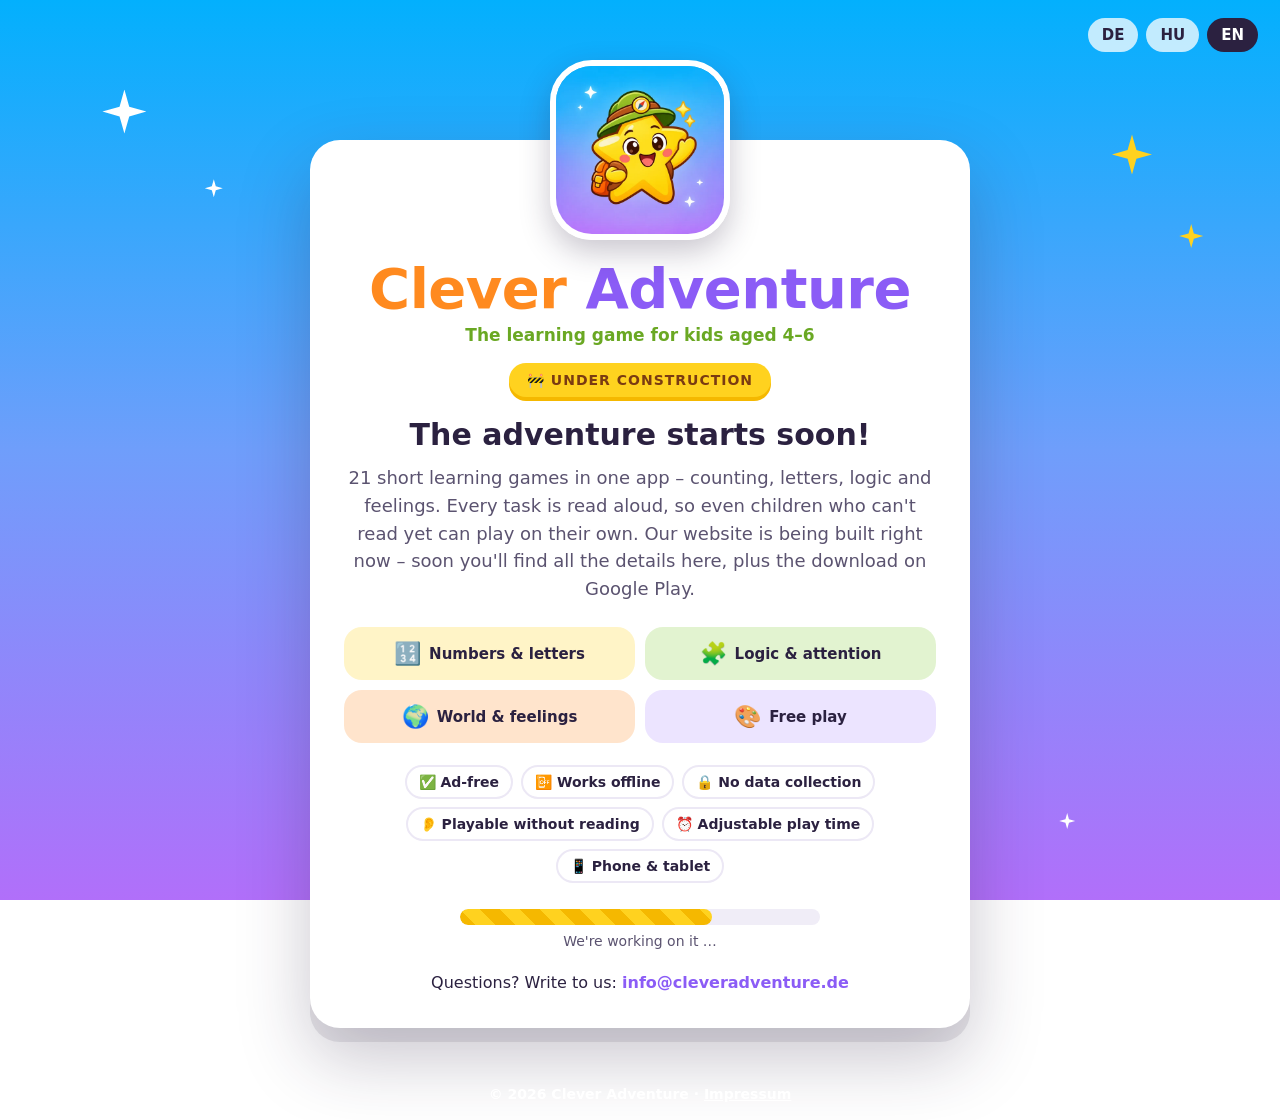
<file: index.html>
<!DOCTYPE html>
<html lang="de">
<head>
  <meta charset="utf-8">
  <meta name="viewport" content="width=device-width, initial-scale=1">
  <title>Clever Adventure – Das Lernspiel für Kinder von 4 bis 6</title>
  <meta name="description" content="Clever Adventure: 21 kurze Lernspiele in einer App für Kinder von 4 bis 6 – werbefrei, offline und ohne Lesen spielbar. Bald bei Google Play.">
  <meta name="theme-color" content="#03b0fd">
  <meta property="og:title" content="Clever Adventure – bald bei Google Play">
  <meta property="og:description" content="21 kurze Lernspiele für Kinder von 4 bis 6 – werbefrei, offline, ohne Lesen spielbar.">
  <meta property="og:image" content="https://cleveradventure.de/img/og-image.jpg">
  <meta property="og:url" content="https://cleveradventure.de/">
  <link rel="alternate" hreflang="de" href="https://cleveradventure.de/">
  <link rel="alternate" hreflang="hu" href="https://cleveradventure.de/hu/">
  <link rel="alternate" hreflang="en" href="https://cleveradventure.de/en/">
  <link rel="alternate" hreflang="x-default" href="https://cleveradventure.de/">
  <link rel="icon" type="image/png" href="img/favicon.png">
  <link rel="apple-touch-icon" href="img/apple-touch-icon.png">
  <link rel="stylesheet" href="style.css">
  <script>
    // Nur beim ersten Besuch: ungarische Browser → /hu/, andere Nicht-Deutsch → /en/
    (function () {
      try {
        if (sessionStorage.getItem("ca-lang-checked")) return;
        sessionStorage.setItem("ca-lang-checked", "1");
        if (document.referrer.indexOf(location.host) !== -1) return;
        var l = (navigator.language || "de").slice(0, 2).toLowerCase();
        if (l === "hu") location.replace("hu/");
        else if (l !== "de") location.replace("en/");
      } catch (e) {}
    })();
  </script>
</head>
<body>
  <i class="sparkle s1"></i><i class="sparkle s2"></i><i class="sparkle s3"></i><i class="sparkle s4"></i>
  <i class="sparkle s5"></i><i class="sparkle s6"></i><i class="sparkle s7"></i>

  <header>
    <nav class="lang" aria-label="Sprache">
      <a href="./" aria-current="page" lang="de">DE</a>
      <a href="hu/" lang="hu">HU</a>
      <a href="en/" lang="en">EN</a>
    </nav>
  </header>

  <main>
    <section class="card">
      <img class="mascot" src="img/mascot.webp" width="180" height="180" alt="Das Maskottchen von Clever Adventure: ein fröhlicher Stern mit Entdeckerhut und Rucksack">
      <div class="logo"><span class="w1">Clever</span> <span class="w2">Adventure</span></div>
      <p class="tagline">Das Lernspiel für Kinder von 4 bis 6</p>
      <span class="badge">🚧 Im Aufbau</span>
      <h1>Bald geht das Abenteuer los!</h1>
      <p class="lead">21 kurze Lernspiele in einer App – zum Zählen, für Buchstaben, Logik und Gefühle. Alle Aufgaben werden vorgelesen, so können auch Kinder spielen, die noch nicht lesen können. Unsere Website entsteht gerade – bald findest du hier alle Infos und den Download bei Google Play.</p>
      <ul class="areas">
        <li><span class="ico">🔢</span> Zahlen &amp; Buchstaben</li>
        <li><span class="ico">🧩</span> Logik &amp; Aufmerksamkeit</li>
        <li><span class="ico">🌍</span> Welt &amp; Gefühle</li>
        <li><span class="ico">🎨</span> Freies Spielen</li>
      </ul>
      <ul class="facts">
        <li>✅ Werbefrei</li>
        <li>📴 Funktioniert offline</li>
        <li>🔒 Keine Datensammlung</li>
        <li>👂 Ohne Lesen spielbar</li>
        <li>⏰ Spielzeit einstellbar</li>
        <li>📱 Handy &amp; Tablet</li>
      </ul>
      <div class="progress" aria-hidden="true"><span></span></div>
      <p class="progress-label">Wir arbeiten daran …</p>
      <p class="contact">Fragen? Schreib uns: <a href="mailto:info@cleveradventure.de">info@cleveradventure.de</a></p>
    </section>
  </main>

  <footer>© 2026 Clever Adventure · <a href="impressum.html">Impressum</a></footer>
</body>
</html>
</file>
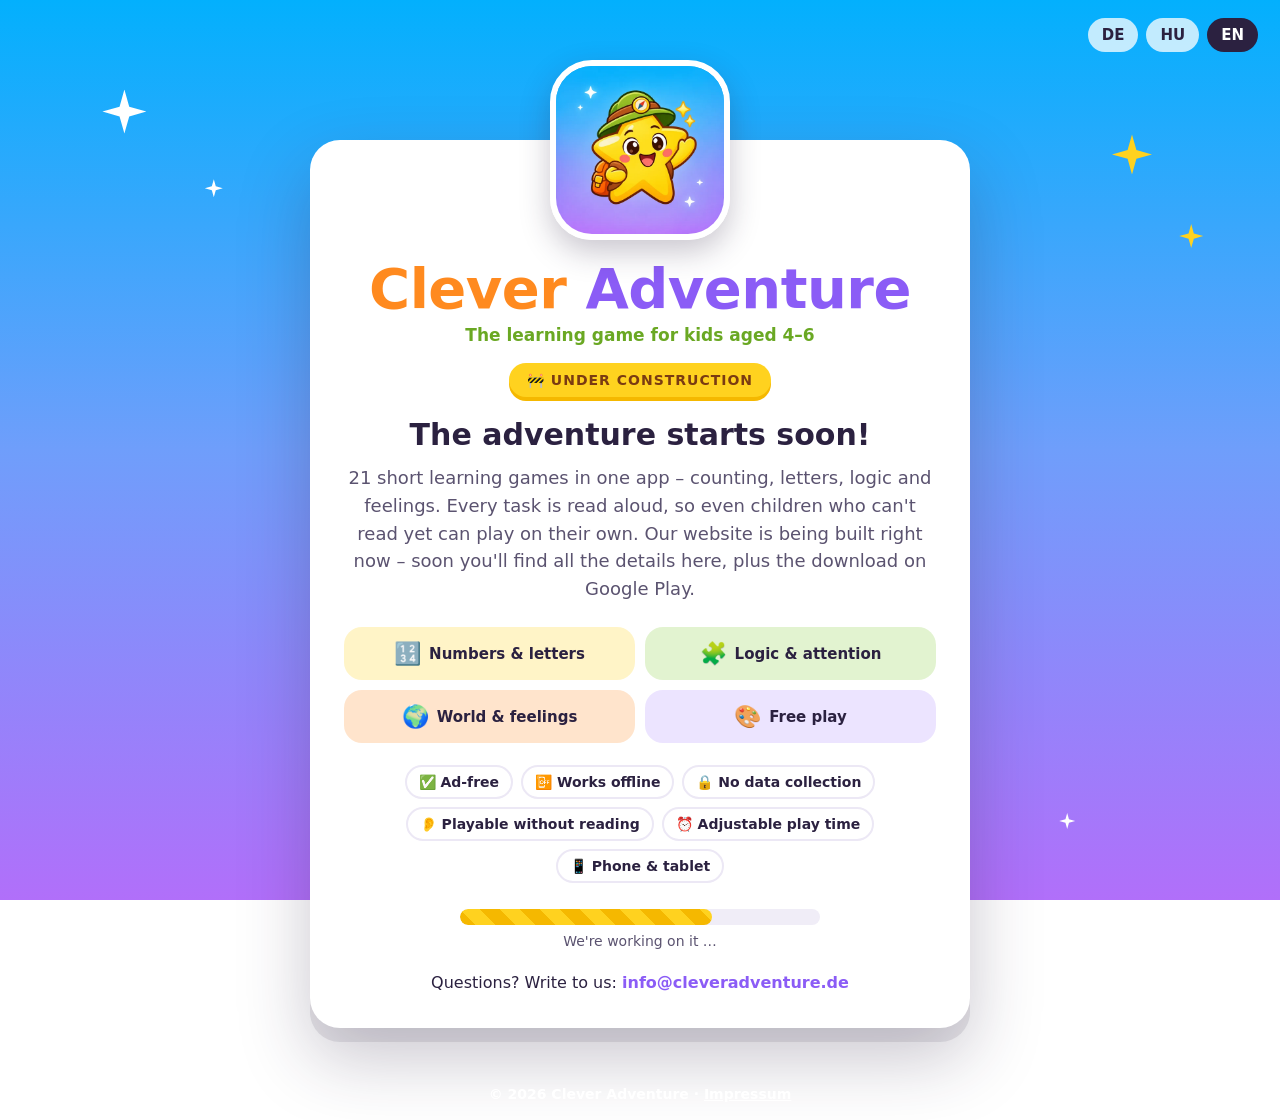
<file: en/index.html>
<!DOCTYPE html>
<html lang="en">
<head>
  <meta charset="utf-8">
  <meta name="viewport" content="width=device-width, initial-scale=1">
  <title>Clever Adventure – The learning game for kids aged 4–6</title>
  <meta name="description" content="Clever Adventure: 21 short learning games in one app for kids aged 4–6 – ad-free, works offline and playable without reading. Coming soon to Google Play.">
  <meta name="theme-color" content="#03b0fd">
  <meta property="og:title" content="Clever Adventure – coming soon to Google Play">
  <meta property="og:description" content="21 short learning games for kids aged 4–6 – ad-free, offline, playable without reading.">
  <meta property="og:image" content="https://cleveradventure.de/img/og-image.jpg">
  <meta property="og:url" content="https://cleveradventure.de/en/">
  <link rel="alternate" hreflang="de" href="https://cleveradventure.de/">
  <link rel="alternate" hreflang="hu" href="https://cleveradventure.de/hu/">
  <link rel="alternate" hreflang="en" href="https://cleveradventure.de/en/">
  <link rel="alternate" hreflang="x-default" href="https://cleveradventure.de/">
  <link rel="icon" type="image/png" href="../img/favicon.png">
  <link rel="apple-touch-icon" href="../img/apple-touch-icon.png">
  <link rel="stylesheet" href="../style.css">
</head>
<body>
  <i class="sparkle s1"></i><i class="sparkle s2"></i><i class="sparkle s3"></i><i class="sparkle s4"></i>
  <i class="sparkle s5"></i><i class="sparkle s6"></i><i class="sparkle s7"></i>

  <header>
    <nav class="lang" aria-label="Language">
      <a href="../" lang="de">DE</a>
      <a href="../hu/" lang="hu">HU</a>
      <a href="./" aria-current="page" lang="en">EN</a>
    </nav>
  </header>

  <main>
    <section class="card">
      <img class="mascot" src="../img/mascot.webp" width="180" height="180" alt="The Clever Adventure mascot: a happy star with an explorer hat and backpack">
      <div class="logo"><span class="w1">Clever</span> <span class="w2">Adventure</span></div>
      <p class="tagline">The learning game for kids aged 4–6</p>
      <span class="badge">🚧 Under construction</span>
      <h1>The adventure starts soon!</h1>
      <p class="lead">21 short learning games in one app – counting, letters, logic and feelings. Every task is read aloud, so even children who can't read yet can play on their own. Our website is being built right now – soon you'll find all the details here, plus the download on Google Play.</p>
      <ul class="areas">
        <li><span class="ico">🔢</span> Numbers &amp; letters</li>
        <li><span class="ico">🧩</span> Logic &amp; attention</li>
        <li><span class="ico">🌍</span> World &amp; feelings</li>
        <li><span class="ico">🎨</span> Free play</li>
      </ul>
      <ul class="facts">
        <li>✅ Ad-free</li>
        <li>📴 Works offline</li>
        <li>🔒 No data collection</li>
        <li>👂 Playable without reading</li>
        <li>⏰ Adjustable play time</li>
        <li>📱 Phone &amp; tablet</li>
      </ul>
      <div class="progress" aria-hidden="true"><span></span></div>
      <p class="progress-label">We're working on it …</p>
      <p class="contact">Questions? Write to us: <a href="mailto:info@cleveradventure.de">info@cleveradventure.de</a></p>
    </section>
  </main>

  <footer>© 2026 Clever Adventure · <a href="../impressum.html">Impressum</a></footer>
</body>
</html>
</file>
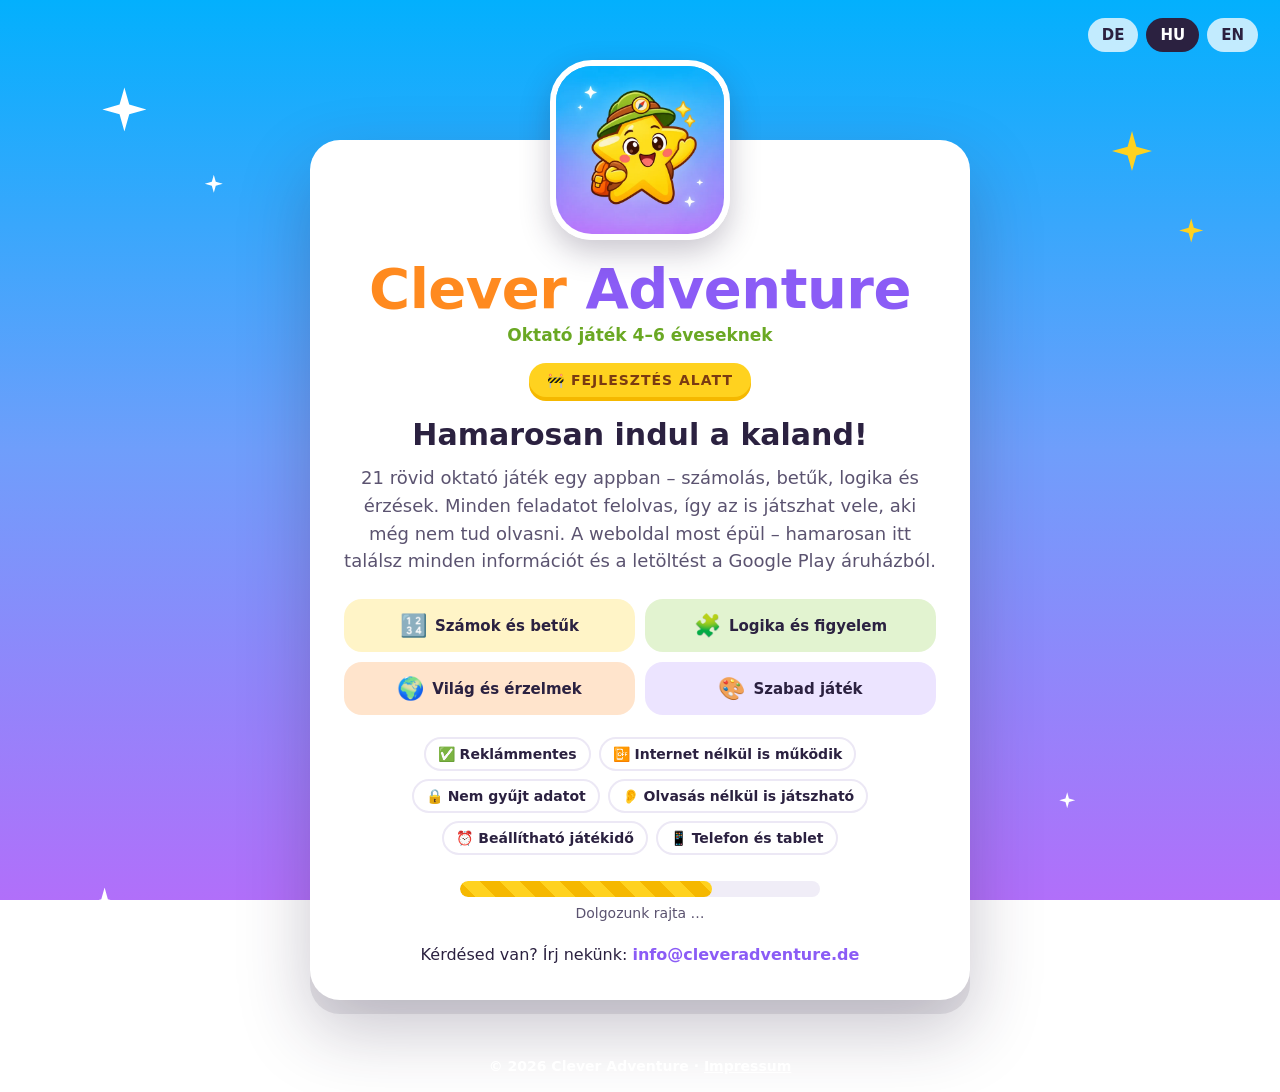
<file: hu/index.html>
<!DOCTYPE html>
<html lang="hu">
<head>
  <meta charset="utf-8">
  <meta name="viewport" content="width=device-width, initial-scale=1">
  <title>Clever Adventure – Oktató játék 4–6 éveseknek</title>
  <meta name="description" content="Clever Adventure: 21 rövid oktató játék egy appban 4–6 éveseknek – reklámmentes, internet nélkül működik, olvasás nélkül is játszható. Hamarosan a Google Play áruházban.">
  <meta name="theme-color" content="#03b0fd">
  <meta property="og:title" content="Clever Adventure – hamarosan a Google Play áruházban">
  <meta property="og:description" content="21 rövid oktató játék 4–6 éveseknek – reklámmentes, offline, olvasás nélkül is játszható.">
  <meta property="og:image" content="https://cleveradventure.de/img/og-image.jpg">
  <meta property="og:url" content="https://cleveradventure.de/hu/">
  <link rel="alternate" hreflang="de" href="https://cleveradventure.de/">
  <link rel="alternate" hreflang="hu" href="https://cleveradventure.de/hu/">
  <link rel="alternate" hreflang="en" href="https://cleveradventure.de/en/">
  <link rel="alternate" hreflang="x-default" href="https://cleveradventure.de/">
  <link rel="icon" type="image/png" href="../img/favicon.png">
  <link rel="apple-touch-icon" href="../img/apple-touch-icon.png">
  <link rel="stylesheet" href="../style.css">
</head>
<body>
  <i class="sparkle s1"></i><i class="sparkle s2"></i><i class="sparkle s3"></i><i class="sparkle s4"></i>
  <i class="sparkle s5"></i><i class="sparkle s6"></i><i class="sparkle s7"></i>

  <header>
    <nav class="lang" aria-label="Nyelv">
      <a href="../" lang="de">DE</a>
      <a href="./" aria-current="page" lang="hu">HU</a>
      <a href="../en/" lang="en">EN</a>
    </nav>
  </header>

  <main>
    <section class="card">
      <img class="mascot" src="../img/mascot.webp" width="180" height="180" alt="A Clever Adventure kabalája: vidám csillag felfedezőkalapban, hátizsákkal">
      <div class="logo"><span class="w1">Clever</span> <span class="w2">Adventure</span></div>
      <p class="tagline">Oktató játék 4–6 éveseknek</p>
      <span class="badge">🚧 Fejlesztés alatt</span>
      <h1>Hamarosan indul a kaland!</h1>
      <p class="lead">21 rövid oktató játék egy appban – számolás, betűk, logika és érzések. Minden feladatot felolvas, így az is játszhat vele, aki még nem tud olvasni. A weboldal most épül – hamarosan itt találsz minden információt és a letöltést a Google Play áruházból.</p>
      <ul class="areas">
        <li><span class="ico">🔢</span> Számok és betűk</li>
        <li><span class="ico">🧩</span> Logika és figyelem</li>
        <li><span class="ico">🌍</span> Világ és érzelmek</li>
        <li><span class="ico">🎨</span> Szabad játék</li>
      </ul>
      <ul class="facts">
        <li>✅ Reklámmentes</li>
        <li>📴 Internet nélkül is működik</li>
        <li>🔒 Nem gyűjt adatot</li>
        <li>👂 Olvasás nélkül is játszható</li>
        <li>⏰ Beállítható játékidő</li>
        <li>📱 Telefon és tablet</li>
      </ul>
      <div class="progress" aria-hidden="true"><span></span></div>
      <p class="progress-label">Dolgozunk rajta …</p>
      <p class="contact">Kérdésed van? Írj nekünk: <a href="mailto:info@cleveradventure.de">info@cleveradventure.de</a></p>
    </section>
  </main>

  <footer>© 2026 Clever Adventure · <a href="../impressum.html">Impressum</a></footer>
</body>
</html>
</file>
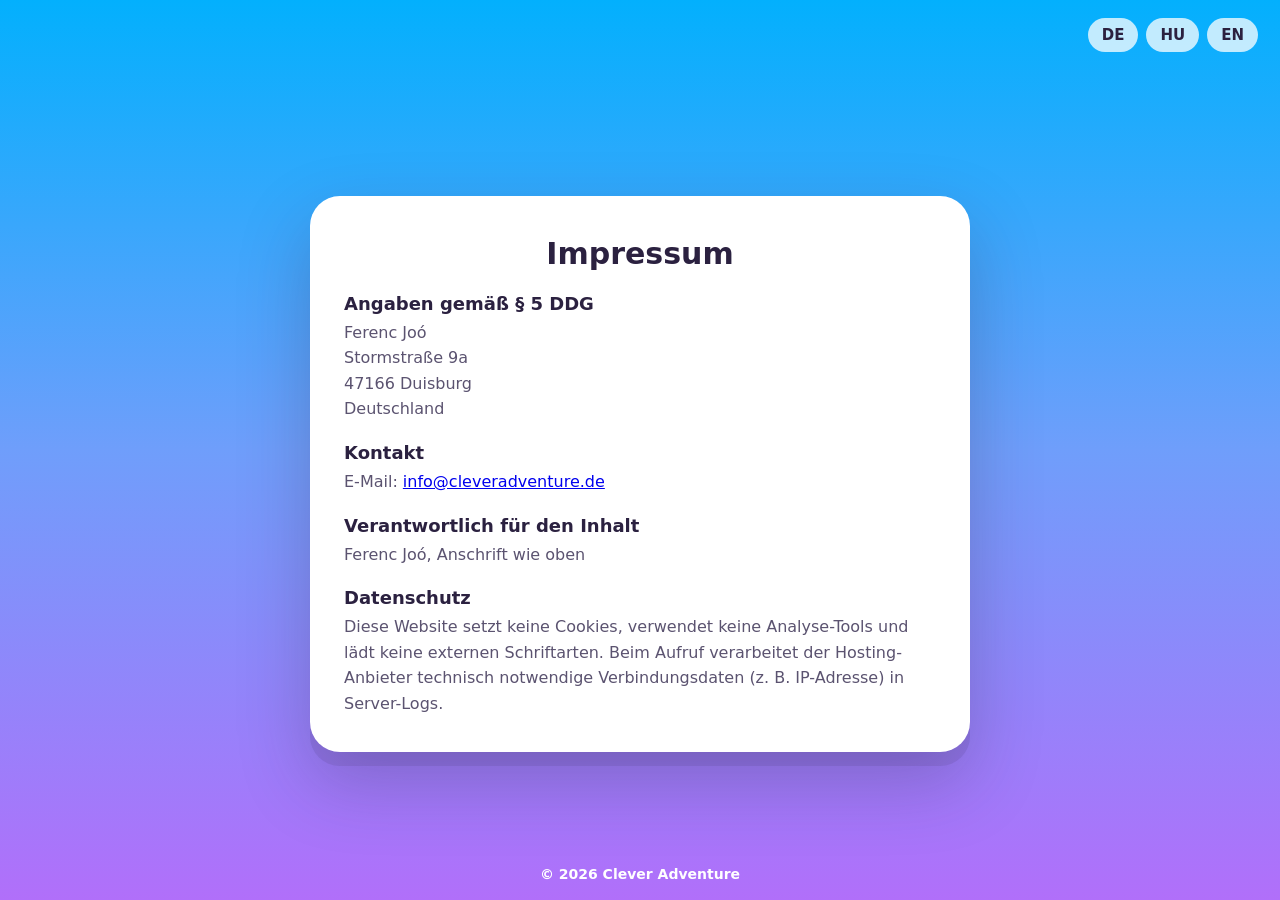
<file: impressum.html>
<!DOCTYPE html>
<html lang="de">
<head>
  <meta charset="utf-8">
  <meta name="viewport" content="width=device-width, initial-scale=1">
  <title>Impressum – Clever Adventure</title>
  <meta name="robots" content="noindex">
  <link rel="icon" type="image/png" href="img/favicon.png">
  <link rel="apple-touch-icon" href="img/apple-touch-icon.png">
  <link rel="stylesheet" href="style.css">
</head>
<body>
  <header>
    <nav class="lang" aria-label="Sprache">
      <a href="./">DE</a>
      <a href="hu/">HU</a>
      <a href="en/">EN</a>
    </nav>
  </header>

  <main>
    <section class="card legal">
      <h1>Impressum</h1>

      <h2>Angaben gemäß § 5 DDG</h2>
      <p>
        Ferenc Joó<br>
        Stormstraße 9a<br>
        47166 Duisburg<br>
        Deutschland
      </p>

      <h2>Kontakt</h2>
      <p>E-Mail: <a href="mailto:info@cleveradventure.de">info@cleveradventure.de</a></p>

      <h2>Verantwortlich für den Inhalt</h2>
      <p>Ferenc Joó, Anschrift wie oben</p>

      <h2>Datenschutz</h2>
      <p>Diese Website setzt keine Cookies, verwendet keine Analyse-Tools und lädt keine externen Schriftarten. Beim Aufruf verarbeitet der Hosting-Anbieter technisch notwendige Verbindungsdaten (z. B. IP-Adresse) in Server-Logs.</p>
    </section>
  </main>

  <footer>© 2026 Clever Adventure</footer>
</body>
</html>
</file>
<file: style.css>
/* Clever Adventure – "Coming soon" oldal
   Színek a kabala képéből: ég-kék → lila háttér, csillag-sárga, kalap-zöld, hátizsák-narancs */
:root {
  --sky-top: #03b0fd;
  --sky-mid: #6f9efb;
  --sky-bottom: #b16ffa;
  --ink: #2b2140;
  --muted: #5b5370;
  --star: #ffd21f;
  --star-dark: #f5b800;
  --outline: #7a3b12;
  --hat: #6aa823;
  --orange: #ff8a1f;
  --purple: #8b5cf6;
  --card: #ffffff;
  --radius: 30px;
}

* { box-sizing: border-box; margin: 0; padding: 0; }

body {
  font-family: ui-rounded, "SF Pro Rounded", "Arial Rounded MT Bold", "Nunito", system-ui, -apple-system, "Segoe UI", Roboto, sans-serif;
  color: var(--ink);
  background: linear-gradient(180deg, var(--sky-top) 0%, var(--sky-mid) 50%, var(--sky-bottom) 100%) fixed;
  min-height: 100vh;
  display: flex;
  flex-direction: column;
  overflow-x: hidden;
  position: relative;
}

/* Csillogás a háttérben (mint a kabala képén) */
.sparkle {
  position: absolute; z-index: 0; pointer-events: none;
  width: var(--s, 28px); height: var(--s, 28px);
  background: var(--c, #fff);
  clip-path: polygon(50% 0, 61% 39%, 100% 50%, 61% 61%, 50% 100%, 39% 61%, 0 50%, 39% 39%);
  filter: drop-shadow(0 0 6px rgba(255,255,255,.7));
  animation: twinkle 3.5s ease-in-out infinite;
}
.sparkle.s1 { top: 8%;  left: 8%;  --s: 44px; }
.sparkle.s2 { top: 16%; left: 16%; --s: 18px; animation-delay: -1s; }
.sparkle.s3 { top: 12%; right: 10%; --s: 40px; --c: var(--star); animation-delay: -2s; }
.sparkle.s4 { top: 20%; right: 6%;  --s: 24px; --c: var(--star); animation-delay: -.5s; }
.sparkle.s5 { bottom: 16%; left: 7%;  --s: 30px; animation-delay: -1.6s; }
.sparkle.s6 { bottom: 10%; right: 9%; --s: 36px; animation-delay: -2.6s; }
.sparkle.s7 { bottom: 26%; right: 16%; --s: 16px; animation-delay: -.8s; }

@keyframes twinkle { 0%,100% { transform: scale(1) rotate(0); opacity: 1; } 50% { transform: scale(.6) rotate(20deg); opacity: .55; } }
@keyframes float   { 0%,100% { translate: 0 0; } 50% { translate: 0 -10px; } }

/* Fejléc + nyelvválasztó */
header {
  position: relative; z-index: 2;
  display: flex; justify-content: flex-end;
  padding: 18px 22px;
}
.lang { display: flex; gap: 8px; }
.lang a {
  text-decoration: none; color: var(--ink); font-weight: 800; font-size: 15px;
  background: rgba(255,255,255,.75); padding: 8px 14px; border-radius: 999px;
  transition: transform .15s, background .15s;
}
.lang a:hover { transform: translateY(-2px); background: #fff; }
.lang a[aria-current="page"] { background: var(--ink); color: #fff; }

/* Fő kártya */
main {
  position: relative; z-index: 1;
  flex: 1; display: flex; align-items: center; justify-content: center;
  padding: 70px 18px 40px;
}
.card {
  position: relative;
  background: var(--card);
  border-radius: var(--radius);
  box-shadow: 0 14px 0 rgba(43,33,64,.10), 0 30px 70px rgba(43,33,64,.25);
  max-width: 660px; width: 100%;
  padding: 120px 34px 36px;
  text-align: center;
}
.mascot {
  position: absolute; left: 50%; top: -80px; translate: -50% 0;
  width: 180px; height: 180px; border-radius: 42px;
  border: 6px solid #fff;
  box-shadow: 0 12px 30px rgba(43,33,64,.25);
  animation: float 4s ease-in-out infinite;
}
.logo {
  font-size: clamp(36px, 7.5vw, 56px);
  font-weight: 900; letter-spacing: -.5px; line-height: 1.05;
}
.logo .w1 { color: var(--orange); }
.logo .w2 { color: var(--purple); }
.tagline { font-weight: 700; color: var(--hat); font-size: 17px; margin-top: 6px; }

.badge {
  display: inline-block; margin: 18px 0 20px;
  background: var(--star); color: var(--outline);
  box-shadow: 0 4px 0 var(--star-dark);
  font-weight: 900; font-size: 14px; text-transform: uppercase; letter-spacing: 1px;
  padding: 9px 18px; border-radius: 999px;
}
h1 { font-size: clamp(22px, 4.2vw, 30px); margin-bottom: 12px; }
p.lead { font-size: 18px; line-height: 1.55; color: var(--muted); margin-bottom: 24px; }

/* Négy terület */
.areas { display: grid; grid-template-columns: repeat(2, 1fr); gap: 10px; margin-bottom: 22px; list-style: none; }
.areas li {
  font-weight: 800; font-size: 15px; padding: 14px 10px; border-radius: 18px;
  display: flex; align-items: center; justify-content: center; gap: 8px;
}
.areas li:nth-child(1) { background: #fff4c7; }
.areas li:nth-child(2) { background: #e2f3d0; }
.areas li:nth-child(3) { background: #ffe4cc; }
.areas li:nth-child(4) { background: #ece4ff; }
.areas .ico { font-size: 22px; }

/* Jellemzők */
.facts { display: flex; flex-wrap: wrap; justify-content: center; gap: 8px; margin-bottom: 26px; list-style: none; }
.facts li {
  font-size: 14px; font-weight: 700; color: var(--ink);
  border: 2px solid #ece8f5; border-radius: 999px; padding: 7px 12px;
}

.progress { background: #f0edf7; border-radius: 999px; height: 16px; overflow: hidden; margin: 0 auto 8px; max-width: 360px; }
.progress span {
  display: block; height: 100%; width: 70%;
  background: repeating-linear-gradient(45deg, var(--star) 0 14px, var(--star-dark) 14px 28px);
  background-size: 40px 40px;
  border-radius: 999px; animation: stripes 1.2s linear infinite;
}
@keyframes stripes { from { background-position: 0 0; } to { background-position: 40px 0; } }
.progress-label { font-size: 14px; color: var(--muted); margin-bottom: 24px; }

.contact a { color: var(--purple); font-weight: 800; text-decoration: none; }
.contact a:hover { text-decoration: underline; }

footer {
  position: relative; z-index: 1;
  text-align: center; font-size: 14px; padding: 18px; color: #fff; font-weight: 600;
}
footer a { color: inherit; }

/* Impresszum / jogi oldal */
.legal { text-align: left; padding-top: 40px; }
.legal h1 { text-align: center; margin-bottom: 22px; }
.legal h2 { font-size: 18px; margin: 20px 0 6px; }
.legal p { line-height: 1.6; color: var(--muted); }

@media (max-width: 480px) {
  main { padding-top: 60px; }
  .card { padding: 100px 18px 30px; }
  .mascot { width: 150px; height: 150px; top: -66px; border-radius: 36px; }
  .areas li { font-size: 14px; padding: 12px 6px; }
  .sparkle.s1, .sparkle.s2, .sparkle.s4, .sparkle.s7 { display: none; }
}

@media (prefers-reduced-motion: reduce) {
  *, *::before, *::after { animation: none !important; }
}
</file>
